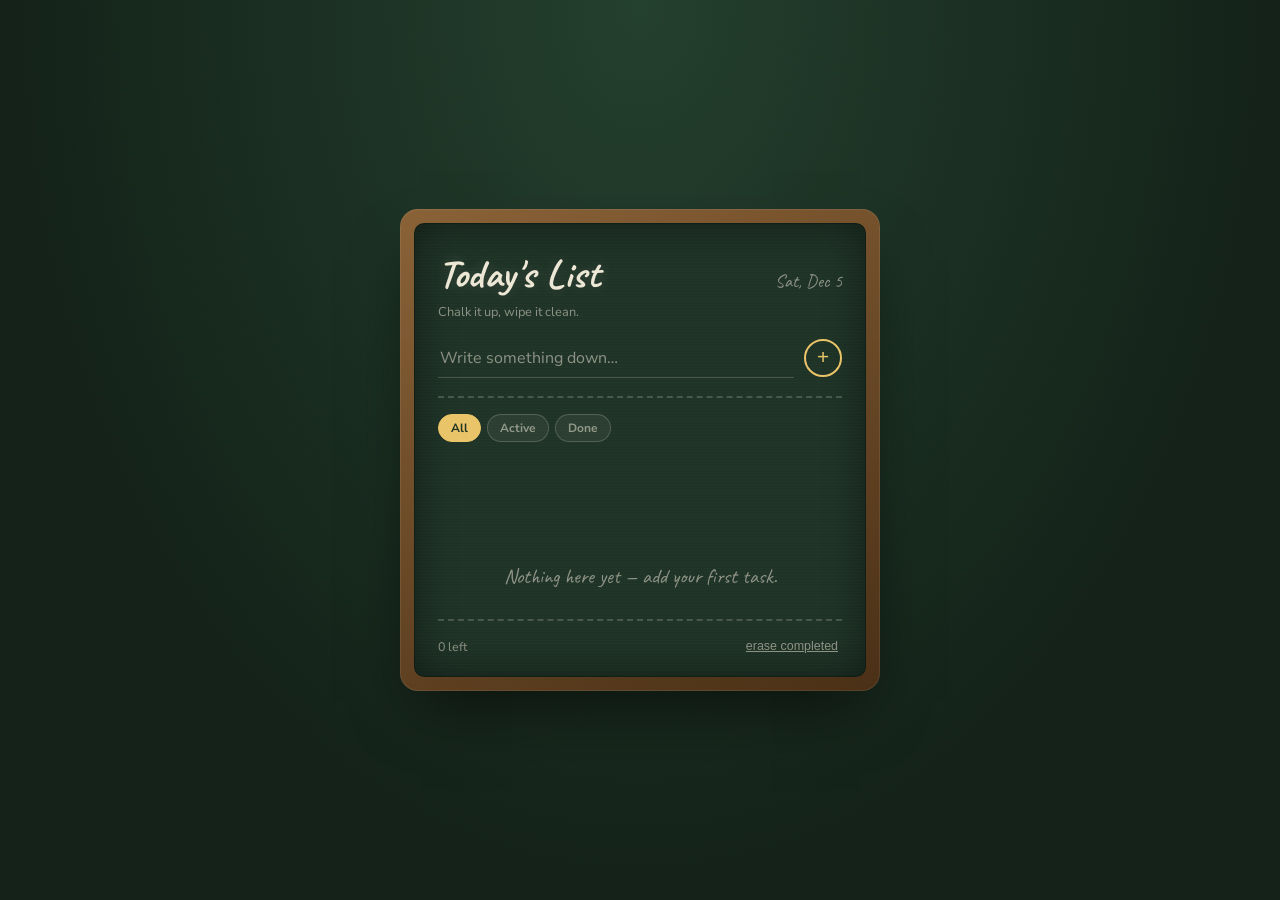
<file: index.html>
<!DOCTYPE html>
<html lang="en">
  <head>
    <meta charset="UTF-8">
    <meta name="viewport" content="width=device-width, initial-scale=1.0">
    <meta name="theme-color" content="#1f3327">
    <title>Today's List</title>
    <link rel="preconnect" href="https://fonts.googleapis.com">
    <link rel="preconnect" href="https://fonts.gstatic.com" crossorigin>
    <link href="https://fonts.googleapis.com/css2?family=Caveat:wght@500;700&family=Nunito+Sans:wght@400;600;700;800&display=swap" rel="stylesheet">
    <link rel="stylesheet" href="style.css">
  </head>
  <body>
    <main class="frame">
      <section class="board" aria-labelledby="pageTitle">
        <header class="header">
          <h1 id="pageTitle">Today's List</h1>
          <span class="date" id="dateLabel"></span>
        </header>

        <p class="subtitle">Chalk it up, wipe it clean.</p>

        <form id="addForm" class="task-form">
          <input
            type="text"
            id="taskInput"
            placeholder="Write something down…"
            maxlength="140"
            autocomplete="off"
            aria-label="New task"
            required
          >
          <button type="submit" class="add-btn" aria-label="Add task">+</button>
        </form>

        <div class="tabs" role="tablist" aria-label="Filter tasks">
          <button class="tab active" type="button" data-filter="all" role="tab" aria-selected="true">All</button>
          <button class="tab" type="button" data-filter="active" role="tab" aria-selected="false">Active</button>
          <button class="tab" type="button" data-filter="done" role="tab" aria-selected="false">Done</button>
        </div>

        <ul class="task-list" id="list" aria-label="Tasks"></ul>
        <p class="empty" id="emptyMsg"></p>
        <p class="status" id="statusMsg" role="status" aria-live="polite"></p>

        <footer>
          <span id="countLabel">0 left</span>
          <button class="clear-btn" id="clearDone" type="button">erase completed</button>
        </footer>
      </section>
    </main>
    <script src="script.js"></script>
  </body>
</html>
</file>
<file: style.css>
:root {
--board: #1f3327;
--board-edge: #17281d;

--frame-light: #8a6237;
--frame-dark: #4a3016;

--chalk: #ede7d6;
--chalk-dim: #ede7d688;

--chalk-yellow: #e9c468;
--chalk-pink: #dd8f8f;
--chalk-blue: #93b3cf;

--line: #ede7d633;
}

* {
box-sizing: border-box;
}

html,
body {
height: 100%;
margin: 0;
}

body {
min-height: 100%;
padding: 28px 16px;

display: flex;
align-items: center;
justify-content: center;

background:
radial-gradient(
ellipse at 50% 0%,
#24402e 0%,
#142219 70%
);

color: var(--chalk);
font-family: "Nunito Sans", sans-serif;
}

/* Main wooden frame */

.frame {
width: 100%;
max-width: 480px;

padding: 14px;

background:
linear-gradient(
155deg,
var(--frame-light),
var(--frame-dark)
);

border-radius: 18px;

box-shadow:
0 30px 60px -20px rgba(0, 0, 0, 0.6),
inset 0 0 0 1px rgba(255, 255, 255, 0.08);
}

/* Chalkboard */

.board {
position: relative;

padding: 26px 24px 20px;

background:
repeating-linear-gradient(
0deg,
rgba(255, 255, 255, 0.015) 0px,
rgba(255, 255, 255, 0.015) 1px,
transparent 1px,
transparent 3px
),
var(--board);

border-radius: 10px;

box-shadow:
inset 0 0 40px rgba(0, 0, 0, 0.45),
inset 0 0 0 1px var(--board-edge);
}

/* Header */

.header {
display: flex;
align-items: baseline;
justify-content: space-between;

margin-bottom: 4px;
}

h1 {
margin: 0;

color: var(--chalk);

font-family: "Caveat", cursive;
font-size: 2.5rem;
font-weight: 700;

letter-spacing: 0.5px;

text-shadow:
0 0 14px rgba(237, 231, 214, 0.15);
}

.date {
color: var(--chalk-dim);

font-family: "Caveat", cursive;
font-size: 1.15rem;
}

.subtitle {
margin: 0 0 18px;

color: var(--chalk-dim);

font-size: 0.8rem;
}

/* Add task form */

.task-form {
display: flex;
gap: 10px;

margin-bottom: 16px;
padding-bottom: 18px;

border-bottom: 2px dashed var(--line);
}

#taskInput {
flex: 1;
min-width: 0;

padding: 8px 2px;

background: transparent;

border: none;
border-bottom: 1px solid var(--line);

outline: none;

color: var(--chalk);

font-family: "Nunito Sans", sans-serif;
font-size: 1rem;
}

#taskInput::placeholder {
color: var(--chalk-dim);
}

#taskInput:focus {
border-bottom-color: var(--chalk-yellow);
}

/* Add button */

.add-btn {
width: 38px;
height: 38px;
flex-shrink: 0;

background: none;

border: 2px solid var(--chalk-yellow);
border-radius: 50%;

color: var(--chalk-yellow);

font-size: 1.3rem;
line-height: 1;

cursor: pointer;

transition:
transform 0.15s ease,
background 0.15s ease;
}

.add-btn:hover {
background: rgba(233, 196, 104, 0.12);
transform: rotate(90deg);
}

/* Tabs */

.tabs {
display: flex;
gap: 6px;

margin-bottom: 14px;
}

.tab {
padding: 5px 12px;

background: rgba(237, 231, 214, 0.06);

border: 1px solid var(--line);
border-radius: 20px;

color: var(--chalk-dim);

font-family: "Nunito Sans", sans-serif;
font-size: 0.75rem;
font-weight: 700;

cursor: pointer;
}

.tab.active {
background: var(--chalk-yellow);
border-color: var(--chalk-yellow);

color: var(--board);
}

/* Task list */

.task-list {
min-height: 60px;

margin: 0;
padding: 0;

list-style: none;
}

.task-item {
display: flex;
align-items: flex-start;
gap: 12px;

padding: 10px 2px;

border-bottom: 1px solid var(--line);
}

.task-item:last-child {
border-bottom: none;
}

/* Checkbox */

.checkbox {
width: 22px;
height: 22px;
flex-shrink: 0;

margin-top: 2px;

appearance: none;

background: transparent;

border: 2px solid var(--chalk-blue);
border-radius: 50%;

cursor: pointer;

position: relative;
}

.checkbox:checked {
background: rgba(233, 196, 104, 0.15);

border-color: var(--chalk-yellow);
}

.checkbox:checked::after {
content: "";

position: absolute;

left: 4px;
top: 6px;

width: 11px;
height: 6px;

border-left: 2.5px solid var(--chalk-yellow);
border-bottom: 2.5px solid var(--chalk-yellow);

transform: rotate(-45deg);
}

/* Task text */

.task-text {
flex: 1;

padding-top: 1px;

font-size: 1.02rem;
line-height: 1.4;

word-break: break-word;
}

.edit-btn,
.edit-action {
padding: 4px 2px;
flex-shrink: 0;

background: none;
border: none;

color: var(--chalk-dim);
font-family: "Nunito Sans", sans-serif;
font-size: 0.75rem;
font-weight: 700;

cursor: pointer;
}

.edit-btn:hover,
.edit-action:hover {
color: var(--chalk-yellow);
}

.edit-form {
display: flex;
align-items: center;
gap: 8px;
width: 100%;
}

.edit-input {
flex: 1;
min-width: 0;
padding: 6px 2px;

background: transparent;
border: none;
border-bottom: 1px solid var(--chalk-yellow);

color: var(--chalk);
font: inherit;
}

.cancel-btn:hover {
color: var(--chalk-pink);
}

.task-item.done .task-text {
color: var(--chalk-dim);

text-decoration: line-through wavy var(--chalk-dim);
text-decoration-thickness: 1px;
}

/* Delete button */

.delete-btn {
padding: 2px 4px;
flex-shrink: 0;

background: none;
border: none;

color: var(--chalk-dim);

font-size: 1.1rem;

cursor: pointer;

opacity: 0.5;
}

.delete-btn:hover {
color: var(--chalk-pink);
opacity: 1;
}

/* Empty message */

.empty {
display: none;

padding: 26px 10px 10px;

color: var(--chalk-dim);

text-align: center;

font-family: "Caveat", cursive;
font-size: 1.3rem;
}

.status {
margin: 8px 0 0;
color: var(--chalk-pink);
font-size: 0.78rem;
}

.status:empty {
display: none;
}

/* Footer */

footer {
display: flex;
align-items: center;
justify-content: space-between;

margin-top: 16px;
padding-top: 14px;

border-top: 2px dashed var(--line);

color: var(--chalk-dim);

font-size: 0.78rem;
}

.clear-btn {
padding: 4px;

background: none;
border: none;

color: var(--chalk-dim);

font-size: 0.78rem;

text-decoration: underline;

cursor: pointer;
}

.clear-btn:hover {
color: var(--chalk-pink);
}

/* Accessibility */

button:focus-visible,
input:focus-visible {
outline: 2px solid var(--chalk-blue);
outline-offset: 2px;
}

/* Mobile */

@media (max-width: 480px) {
body {
padding: 16px 10px;
}

.frame {
padding: 10px;
}

.board {
padding: 22px 18px 18px;
}

h1 {
font-size: 2.2rem;
}
}

/* Reduced motion */

@media (prefers-reduced-motion: reduce) {
.add-btn {
transition: none;
}
}
</file>
